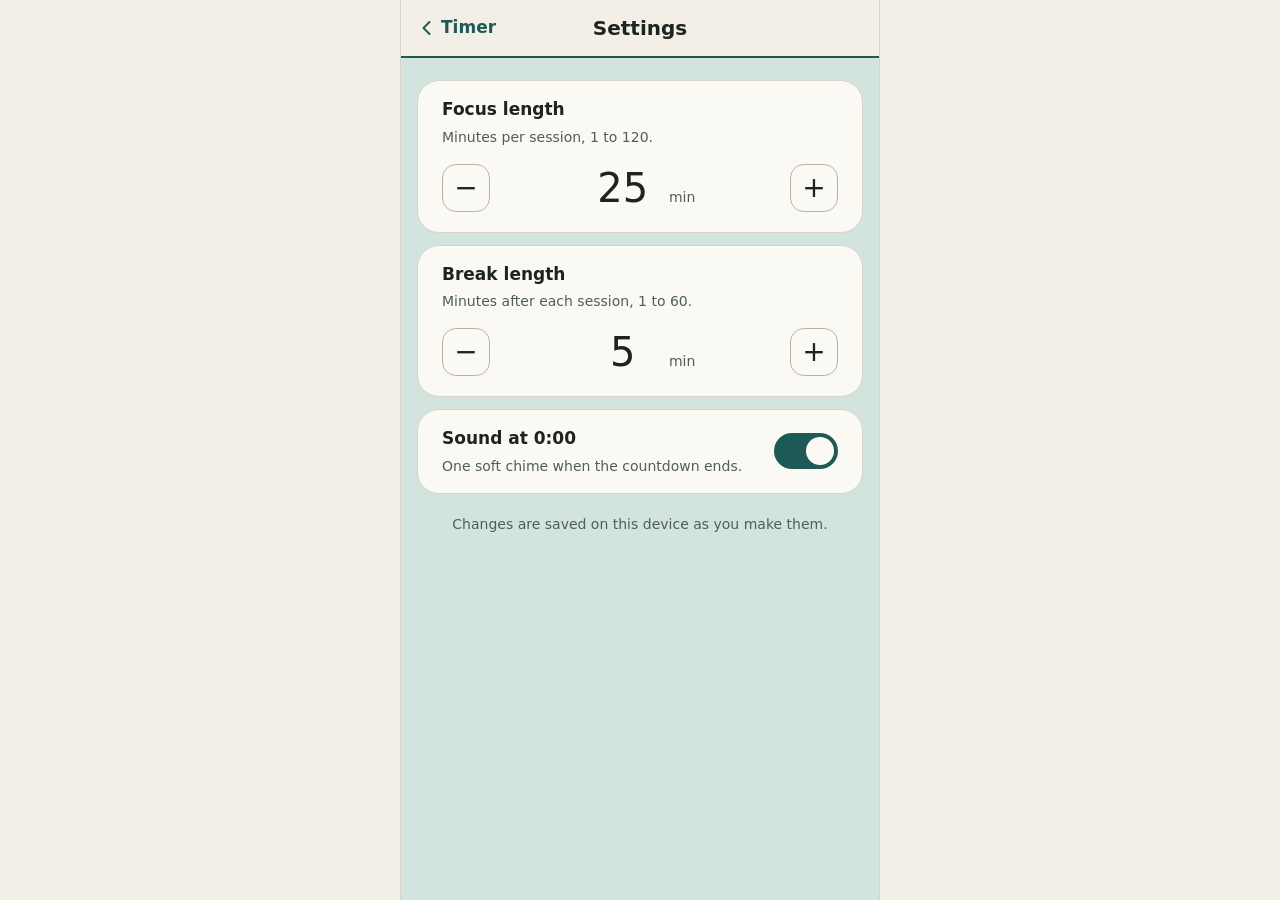
<file: tests/viz/fixtures/sample-company/design/mockups/settings.html>
<!doctype html>
<html lang="en">
<head>
<meta charset="utf-8">
<meta name="viewport" content="width=device-width, initial-scale=1, viewport-fit=cover">
<title>focus: settings</title>
<link rel="stylesheet" href="../tokens.css">
<style>
  *, *::before, *::after { box-sizing: border-box; }
  html, body { margin: 0; min-height: 100%; }
  body {
    background: var(--bg); color: var(--ink);
    font-family: var(--font-body); font-size: var(--text-md); line-height: var(--leading-body);
    -webkit-font-smoothing: antialiased;
  }
  :focus-visible { outline: var(--focus-width) solid var(--focus); outline-offset: var(--focus-offset); }

  .app {
    max-width: var(--content-max); min-height: 100dvh; margin: 0 auto;
    display: flex; flex-direction: column; background: var(--bg);
  }
  @media (min-width: 600px) { .app { border-left: 1px solid var(--line); border-right: 1px solid var(--line); } }

  /* Top bar (shared with timer.html) */
  .bar {
    height: var(--control-h); padding: 0 var(--space-4);
    display: grid; grid-template-columns: 1fr auto 1fr; align-items: center; flex: none;
  }
  .bar-title {
    margin: 0; font-family: var(--font-display); font-size: var(--text-lg); font-weight: var(--weight-semibold); color: var(--ink);
  }
  .bar-link {
    display: inline-flex; align-items: center; gap: var(--space-1); min-height: var(--tap-min); padding: 0 var(--space-3);
    margin-left: calc(-1 * var(--space-3)); border-radius: var(--radius-md); text-decoration: none; justify-self: start;
    font-weight: var(--weight-semibold); color: var(--accent);
    transition: background var(--dur-fast) var(--ease);
  }
  .bar-link:hover { background: var(--surface); }
  .bar-link svg { width: 20px; height: 20px; }

  /* Stage and tide (shared) */
  .stage { position: relative; flex: 1; overflow: hidden; display: flex; flex-direction: column; --level: 100%; }
  .tide {
    position: absolute; left: 0; right: 0; bottom: 0; height: var(--level);
    background: var(--tide); border-top: 2px solid var(--tide-edge);
  }
  .sheet {
    position: relative; display: grid; gap: var(--space-3);
    padding: var(--space-5) var(--space-4) calc(var(--space-6) + env(safe-area-inset-bottom));
  }

  /* Field */
  .field {
    background: var(--surface); border: 1px solid var(--line); border-radius: var(--radius-lg);
    padding: var(--space-4) var(--space-5); display: grid; gap: var(--space-3);
  }
  .field-row { grid-template-columns: 1fr auto; align-items: center; }
  .field-label { display: block; font-weight: var(--weight-semibold); color: var(--ink); }
  .field-help { margin: var(--space-1) 0 0; font-size: var(--text-sm); color: var(--ink-muted); }

  /* Stepper */
  .stepper { display: grid; grid-template-columns: var(--tap-min) 1fr var(--tap-min); align-items: center; height: var(--control-h); }
  .step {
    width: var(--tap-min); height: var(--tap-min); border-radius: var(--radius-md); cursor: pointer;
    background: var(--surface); border: 1px solid var(--line-strong); color: var(--ink);
    font-family: var(--font-body); font-size: var(--text-xl); line-height: 1; display: grid; place-items: center;
    transition: background var(--dur-fast) var(--ease);
  }
  .step:hover { background: var(--bg); }
  .step:disabled { color: var(--ink-disabled); border-color: var(--line); cursor: default; }
  .value { display: flex; align-items: baseline; justify-content: center; gap: var(--space-2); }
  .value input {
    width: 3ch; padding: 0; border: 0; background: transparent; color: var(--ink); text-align: center;
    font-family: var(--font-display); font-size: var(--text-2xl); font-weight: var(--weight-light);
    line-height: var(--leading-tight); font-variant-numeric: tabular-nums; -moz-appearance: textfield; appearance: textfield;
    border-radius: var(--radius-sm);
  }
  .value input::-webkit-outer-spin-button, .value input::-webkit-inner-spin-button { -webkit-appearance: none; margin: 0; }
  .unit { font-size: var(--text-sm); color: var(--ink-muted); }

  /* Switch */
  .switch {
    position: relative; width: var(--switch-w); height: var(--switch-h); border: 0; border-radius: var(--radius-pill);
    background: var(--line-strong); cursor: pointer; padding: 0; transition: background var(--dur-base) var(--ease);
  }
  .switch[aria-checked="true"] { background: var(--accent); }
  .switch:hover { background: var(--ink-muted); }
  .switch[aria-checked="true"]:hover { background: var(--accent-hover); }
  .switch .knob {
    position: absolute; top: 4px; left: 4px; width: calc(var(--switch-h) - 8px); height: calc(var(--switch-h) - 8px);
    border-radius: var(--radius-pill); background: var(--surface); transition: transform var(--dur-base) var(--ease);
  }
  .switch[aria-checked="true"] .knob { transform: translateX(calc(var(--switch-w) - var(--switch-h))); }
  .switch-cell { display: flex; align-items: center; min-height: var(--tap-min); }

  .note { margin: var(--space-2) 0 0; text-align: center; font-size: var(--text-sm); color: var(--ink-muted); }
</style>
</head>
<body>
<div class="app">
  <header class="bar">
    <a class="bar-link" href="timer.html">
      <svg viewBox="0 0 20 20" aria-hidden="true" focusable="false"><path d="M12.5 4l-6 6 6 6" fill="none" stroke="currentColor" stroke-width="2" stroke-linecap="round" stroke-linejoin="round"/></svg>
      Timer
    </a>
    <h1 class="bar-title">Settings</h1>
    <span aria-hidden="true"></span>
  </header>

  <main class="stage">
    <div class="tide" aria-hidden="true"></div>

    <form class="sheet" onsubmit="return false">
      <section class="field">
        <div>
          <label class="field-label" for="focus-minutes">Focus length</label>
          <p class="field-help" id="focus-help">Minutes per session, 1 to 120.</p>
        </div>
        <div class="stepper">
          <button class="step" type="button" aria-label="Decrease focus length by one minute">&minus;</button>
          <div class="value">
            <input id="focus-minutes" type="number" inputmode="numeric" min="1" max="120" step="1" value="25" aria-describedby="focus-help">
            <span class="unit" aria-hidden="true">min</span>
          </div>
          <button class="step" type="button" aria-label="Increase focus length by one minute">+</button>
        </div>
      </section>

      <section class="field">
        <div>
          <label class="field-label" for="break-minutes">Break length</label>
          <p class="field-help" id="break-help">Minutes after each session, 1 to 60.</p>
        </div>
        <div class="stepper">
          <button class="step" type="button" aria-label="Decrease break length by one minute">&minus;</button>
          <div class="value">
            <input id="break-minutes" type="number" inputmode="numeric" min="1" max="60" step="1" value="5" aria-describedby="break-help">
            <span class="unit" aria-hidden="true">min</span>
          </div>
          <button class="step" type="button" aria-label="Increase break length by one minute">+</button>
        </div>
      </section>

      <section class="field field-row">
        <div>
          <span class="field-label" id="sound-label">Sound at 0:00</span>
          <p class="field-help" id="sound-help">One soft chime when the countdown ends.</p>
        </div>
        <div class="switch-cell">
          <button class="switch" type="button" role="switch" aria-checked="true" aria-labelledby="sound-label" aria-describedby="sound-help">
            <span class="knob"></span>
          </button>
        </div>
      </section>

      <p class="note">Changes are saved on this device as you make them.</p>
    </form>
  </main>
</div>
</body>
</html>
</file>
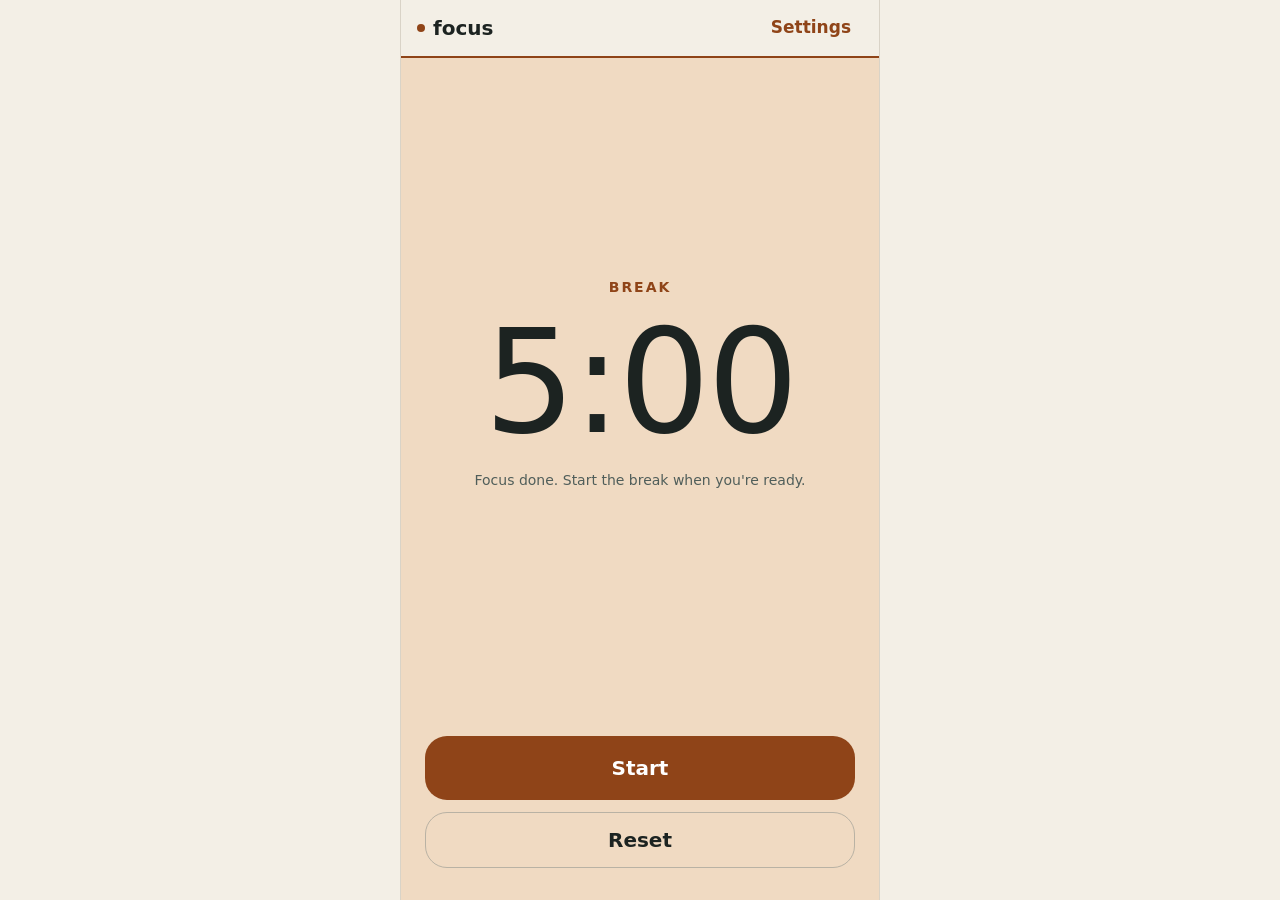
<file: tests/viz/fixtures/sample-company/design/mockups/timer-break.html>
<!doctype html>
<html lang="en">
<head>
<meta charset="utf-8">
<meta name="viewport" content="width=device-width, initial-scale=1, viewport-fit=cover">
<title>focus: break ready</title>
<link rel="stylesheet" href="../tokens.css">
<style>
  /* Variant of timer.html: the state at 0:00 after a focus session (Q-0001: wait for Start).
     Styles are identical to timer.html; only the data attributes and copy differ. */
  *, *::before, *::after { box-sizing: border-box; }
  html, body { margin: 0; min-height: 100%; }
  body {
    background: var(--bg); color: var(--ink);
    font-family: var(--font-body); font-size: var(--text-md); line-height: var(--leading-body);
    -webkit-font-smoothing: antialiased;
  }
  :focus-visible { outline: var(--focus-width) solid var(--focus); outline-offset: var(--focus-offset); }

  .app {
    max-width: var(--content-max); min-height: 100dvh; margin: 0 auto;
    display: flex; flex-direction: column; background: var(--bg);
  }
  @media (min-width: 600px) { .app { border-left: 1px solid var(--line); border-right: 1px solid var(--line); } }

  .bar {
    height: var(--control-h); padding: 0 var(--space-4);
    display: flex; align-items: center; justify-content: space-between; flex: none;
  }
  .wordmark {
    margin: 0; display: flex; align-items: center; gap: var(--space-2);
    font-family: var(--font-display); font-size: var(--text-lg); font-weight: var(--weight-bold); color: var(--ink);
  }
  .wordmark::before { content: ""; width: 8px; height: 8px; border-radius: var(--radius-pill); background: var(--accent); }
  .stage[data-phase="break"] ~ * .wordmark::before, .app:has(.stage[data-phase="break"]) .wordmark::before { background: var(--accent-break); }
  .bar-link {
    display: inline-flex; align-items: center; min-height: var(--tap-min); padding: 0 var(--space-3);
    border-radius: var(--radius-md); text-decoration: none;
    font-weight: var(--weight-semibold); color: var(--accent);
    transition: background var(--dur-fast) var(--ease);
  }
  .app:has(.stage[data-phase="break"]) .bar-link { color: var(--accent-break); }
  .bar-link:hover { background: var(--surface); }

  .stage { position: relative; flex: 1; overflow: hidden; display: flex; flex-direction: column; --level: 100%; }
  .tide {
    position: absolute; left: 0; right: 0; bottom: 0; height: var(--level);
    background: var(--tide); border-top: 2px solid var(--tide-edge);
    transition: height var(--tide-step);
  }
  .stage[data-phase="break"] .tide { background: var(--tide-break); border-top-color: var(--tide-break-edge); }

  .clock {
    position: relative; flex: 1; display: flex; flex-direction: column; align-items: center; justify-content: center;
    padding: 0 var(--space-5); text-align: center;
  }
  .phase {
    margin: 0 0 var(--space-3); font-size: var(--text-sm); font-weight: var(--weight-semibold);
    letter-spacing: var(--tracking-caps); text-transform: uppercase; color: var(--accent);
  }
  .stage[data-phase="break"] .phase { color: var(--accent-break); }
  .stage[data-state="paused"] .phase { color: var(--ink-muted); }
  .count {
    margin: 0; font-family: var(--font-display); font-size: var(--text-display); font-weight: var(--weight-light);
    line-height: var(--leading-tight); font-variant-numeric: tabular-nums; letter-spacing: -0.02em; color: var(--ink);
  }
  .stage[data-state="paused"] .count { color: var(--ink-muted); }
  .hint { margin: var(--space-4) 0 0; font-size: var(--text-sm); color: var(--ink-muted); min-height: 1.5em; }
  .stage[data-state="running"] .hint, .stage[data-state="paused"] .hint { visibility: hidden; }

  .controls {
    position: relative; display: grid; gap: var(--space-3);
    padding: var(--space-5) var(--space-5) calc(var(--space-6) + env(safe-area-inset-bottom));
  }
  .btn {
    width: 100%; border-radius: var(--radius-lg); font-family: var(--font-body);
    font-size: var(--text-lg); font-weight: var(--weight-semibold); cursor: pointer;
    transition: background var(--dur-fast) var(--ease), transform var(--dur-fast) var(--ease);
  }
  .btn:active { transform: scale(0.99); }
  .btn-primary { height: var(--primary-h); border: 0; background: var(--accent); color: var(--on-accent); }
  .btn-primary:hover { background: var(--accent-hover); }
  .stage[data-phase="break"] .btn-primary { background: var(--accent-break); color: var(--on-accent-break); }
  .stage[data-phase="break"] .btn-primary:hover { background: var(--accent-break-hover); }
  .btn-secondary { height: var(--control-h); background: transparent; border: 1.5px solid var(--line-strong); color: var(--ink); }
  .btn-secondary:hover { background: var(--surface); }
  .btn:disabled { cursor: default; transform: none; }
  .btn-secondary:disabled { color: var(--ink-disabled); border-color: var(--line); background: transparent; }
</style>
</head>
<body>
<div class="app">
  <header class="bar">
    <h1 class="wordmark">focus</h1>
    <a class="bar-link" href="settings.html">Settings</a>
  </header>

  <main class="stage" data-phase="break" data-state="idle" style="--level: 100%">
    <div class="tide" aria-hidden="true"></div>

    <section class="clock" aria-labelledby="phase">
      <p class="phase" id="phase" aria-live="polite">Break</p>
      <p class="count">5:00</p>
      <p class="hint">Focus done. Start the break when you're ready.</p>
    </section>

    <div class="controls">
      <button class="btn btn-primary" type="button">Start</button>
      <button class="btn btn-secondary" type="button">Reset</button>
    </div>
  </main>
</div>
</body>
</html>
</file>
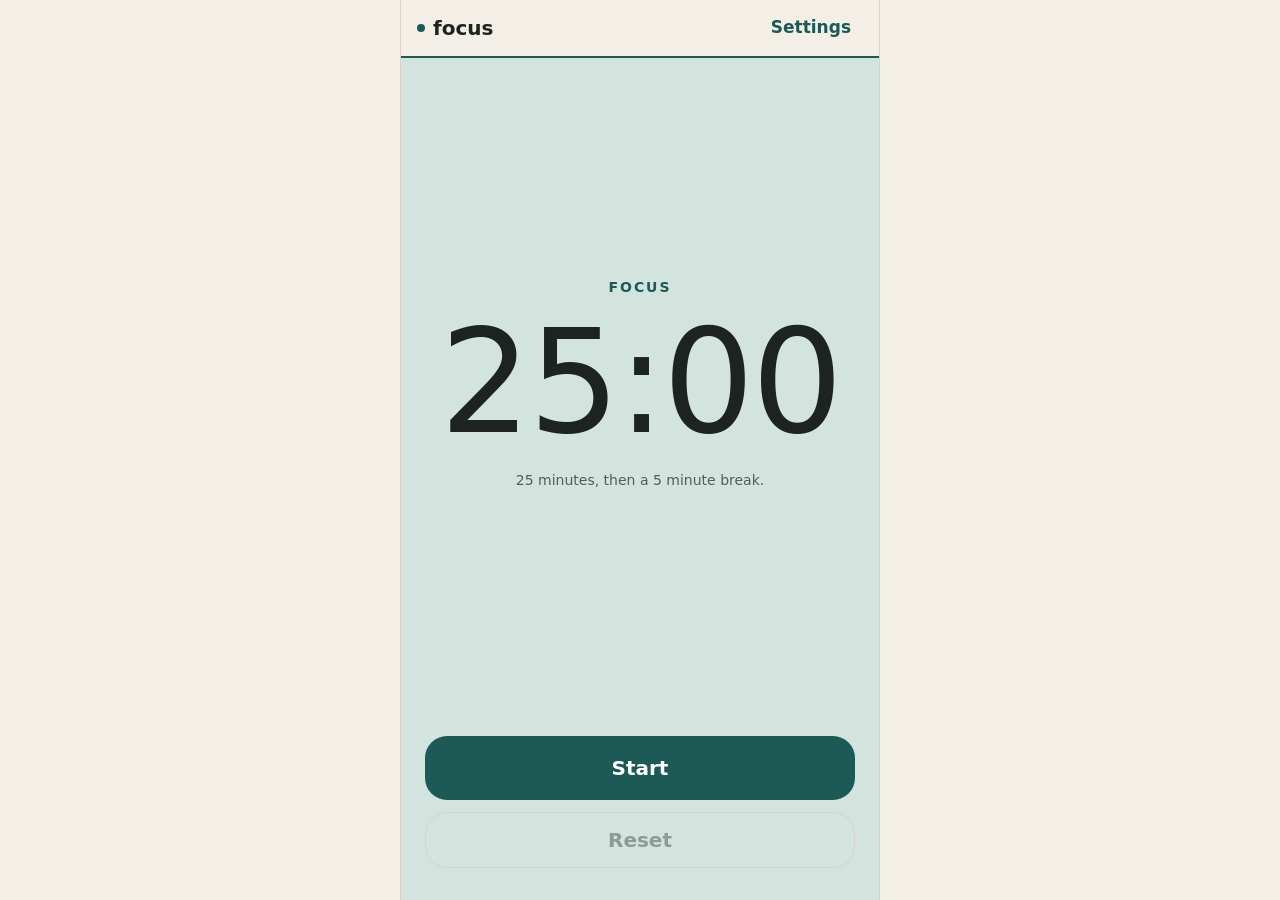
<file: tests/viz/fixtures/sample-company/design/mockups/timer.html>
<!doctype html>
<html lang="en">
<head>
<meta charset="utf-8">
<meta name="viewport" content="width=device-width, initial-scale=1, viewport-fit=cover">
<title>focus: 25:00, ready</title>
<link rel="stylesheet" href="../tokens.css">
<style>
  *, *::before, *::after { box-sizing: border-box; }
  html, body { margin: 0; min-height: 100%; }
  body {
    background: var(--bg); color: var(--ink);
    font-family: var(--font-body); font-size: var(--text-md); line-height: var(--leading-body);
    -webkit-font-smoothing: antialiased;
  }
  :focus-visible { outline: var(--focus-width) solid var(--focus); outline-offset: var(--focus-offset); }

  .app {
    max-width: var(--content-max); min-height: 100dvh; margin: 0 auto;
    display: flex; flex-direction: column; background: var(--bg);
  }
  @media (min-width: 600px) { .app { border-left: 1px solid var(--line); border-right: 1px solid var(--line); } }

  /* Top bar */
  .bar {
    height: var(--control-h); padding: 0 var(--space-4);
    display: flex; align-items: center; justify-content: space-between; flex: none;
  }
  .wordmark {
    margin: 0; display: flex; align-items: center; gap: var(--space-2);
    font-family: var(--font-display); font-size: var(--text-lg); font-weight: var(--weight-bold); color: var(--ink);
  }
  .wordmark::before { content: ""; width: 8px; height: 8px; border-radius: var(--radius-pill); background: var(--accent); }
  .bar-link {
    display: inline-flex; align-items: center; min-height: var(--tap-min); padding: 0 var(--space-3);
    border-radius: var(--radius-md); text-decoration: none;
    font-weight: var(--weight-semibold); color: var(--accent);
    transition: background var(--dur-fast) var(--ease);
  }
  .bar-link:hover { background: var(--surface); }

  /* Stage and tide */
  .stage { position: relative; flex: 1; overflow: hidden; display: flex; flex-direction: column; --level: 100%; }
  .tide {
    position: absolute; left: 0; right: 0; bottom: 0; height: var(--level);
    background: var(--tide); border-top: 2px solid var(--tide-edge);
    transition: height var(--tide-step);
  }
  .stage[data-phase="break"] .tide { background: var(--tide-break); border-top-color: var(--tide-break-edge); }

  .clock {
    position: relative; flex: 1; display: flex; flex-direction: column; align-items: center; justify-content: center;
    padding: 0 var(--space-5); text-align: center;
  }
  .phase {
    margin: 0 0 var(--space-3); font-size: var(--text-sm); font-weight: var(--weight-semibold);
    letter-spacing: var(--tracking-caps); text-transform: uppercase; color: var(--accent);
  }
  .stage[data-phase="break"] .phase { color: var(--accent-break); }
  .stage[data-state="paused"] .phase { color: var(--ink-muted); }
  .count {
    margin: 0; font-family: var(--font-display); font-size: var(--text-display); font-weight: var(--weight-light);
    line-height: var(--leading-tight); font-variant-numeric: tabular-nums; letter-spacing: -0.02em; color: var(--ink);
  }
  .stage[data-state="paused"] .count { color: var(--ink-muted); }
  .hint { margin: var(--space-4) 0 0; font-size: var(--text-sm); color: var(--ink-muted); min-height: 1.5em; }
  .stage[data-state="running"] .hint, .stage[data-state="paused"] .hint { visibility: hidden; }

  /* Controls */
  .controls {
    position: relative; display: grid; gap: var(--space-3);
    padding: var(--space-5) var(--space-5) calc(var(--space-6) + env(safe-area-inset-bottom));
  }
  .btn {
    width: 100%; border-radius: var(--radius-lg); font-family: var(--font-body);
    font-size: var(--text-lg); font-weight: var(--weight-semibold); cursor: pointer;
    transition: background var(--dur-fast) var(--ease), transform var(--dur-fast) var(--ease);
  }
  .btn:active { transform: scale(0.99); }
  .btn-primary { height: var(--primary-h); border: 0; background: var(--accent); color: var(--on-accent); }
  .btn-primary:hover { background: var(--accent-hover); }
  .stage[data-phase="break"] .btn-primary { background: var(--accent-break); color: var(--on-accent-break); }
  .stage[data-phase="break"] .btn-primary:hover { background: var(--accent-break-hover); }
  .btn-secondary { height: var(--control-h); background: transparent; border: 1.5px solid var(--line-strong); color: var(--ink); }
  .btn-secondary:hover { background: var(--surface); }
  .btn:disabled { cursor: default; transform: none; }
  .btn-secondary:disabled { color: var(--ink-disabled); border-color: var(--line); background: transparent; }
</style>
</head>
<body>
<div class="app">
  <header class="bar">
    <h1 class="wordmark">focus</h1>
    <a class="bar-link" href="settings.html">Settings</a>
  </header>

  <main class="stage" data-phase="focus" data-state="idle" style="--level: 100%">
    <div class="tide" aria-hidden="true"></div>

    <section class="clock" aria-labelledby="phase">
      <p class="phase" id="phase" aria-live="polite">Focus</p>
      <p class="count">25:00</p>
      <p class="hint">25 minutes, then a 5 minute break.</p>
    </section>

    <div class="controls">
      <button class="btn btn-primary" type="button">Start</button>
      <button class="btn btn-secondary" type="button" disabled>Reset</button>
    </div>
  </main>
</div>
</body>
</html>
</file>
<file: tests/viz/fixtures/sample-company/design/tokens.css>
/* focus: design tokens. Engineers use these names; nobody invents a colour.
   Light is the default; dark follows prefers-color-scheme. Every text/background
   pair used by the mockups was checked at or above 4.5:1 (see direction.md). */

:root {
  color-scheme: light dark;

  /* Type */
  --font-display: ui-rounded, "SF Pro Rounded", "Segoe UI Variable Display", "Segoe UI", system-ui, sans-serif;
  --font-body: system-ui, -apple-system, "Segoe UI Variable Text", "Segoe UI", Roboto, sans-serif;
  --text-xs: 0.75rem;    /* 12px  helper, units */
  --text-sm: 0.875rem;   /* 14px  secondary copy */
  --text-md: 1.0625rem;  /* 17px  body, field labels */
  --text-lg: 1.25rem;    /* 20px  buttons, bar title */
  --text-xl: 1.75rem;    /* 28px  section headings */
  --text-2xl: 2.5rem;    /* 40px  stepper values */
  --text-display: clamp(5.5rem, 30vw, 9rem); /* 88..144px  countdown */
  --weight-light: 300;
  --weight-regular: 400;
  --weight-semibold: 600;
  --weight-bold: 700;
  --leading-tight: 1;
  --leading-snug: 1.25;
  --leading-body: 1.5;
  --tracking-caps: 0.14em;

  /* Space (4px base) */
  --space-1: 0.25rem;  /* 4  */
  --space-2: 0.5rem;   /* 8  */
  --space-3: 0.75rem;  /* 12 */
  --space-4: 1rem;     /* 16 */
  --space-5: 1.5rem;   /* 24 */
  --space-6: 2rem;     /* 32 */
  --space-7: 3rem;     /* 48 */
  --space-8: 4rem;     /* 64 */

  /* Size */
  --tap-min: 48px;       /* smallest tappable control */
  --control-h: 56px;     /* secondary buttons, steppers, switch row */
  --primary-h: 64px;     /* Start / Pause */
  --switch-w: 64px;
  --switch-h: 36px;
  --content-max: 480px;  /* the app is one phone-width column, even on desktop */

  /* Radius */
  --radius-sm: 8px;
  --radius-md: 14px;
  --radius-lg: 22px;
  --radius-pill: 999px;

  /* Motion */
  --dur-fast: 120ms;
  --dur-base: 240ms;
  --dur-slow: 600ms;
  --ease: cubic-bezier(0.2, 0, 0, 1);
  --tide-step: 1000ms linear;   /* the tide moves once a second, in a straight line */

  /* Focus ring (keyboard) */
  --focus-width: 3px;
  --focus-offset: 3px;

  /* Colour, light */
  --bg: #F3EFE6;             /* warm paper */
  --surface: #FBF9F4;        /* cards, fields */
  --line: #D9D3C7;           /* hairlines */
  --line-strong: #B9B2A4;    /* secondary button borders */
  --ink: #1C2321;            /* primary text          13.9:1 on bg */
  --ink-muted: #505E5A;      /* secondary text         5.9:1 on bg */
  --ink-disabled: rgba(28, 35, 33, 0.38);

  --tide: #D3E4DF;           /* focus water */
  --tide-edge: #1D5A56;      /* water line */
  --tide-break: #F0DAC2;     /* break water */
  --tide-break-edge: #8F4418;

  --accent: #1D5A56;         /* focus: buttons, phase label   6.9:1 on bg */
  --accent-hover: #174A47;
  --on-accent: #FFFFFF;      /*                              7.9:1 on accent */
  --accent-break: #8F4418;   /* break: buttons, phase label   6.0:1 on bg */
  --accent-break-hover: #773812;
  --on-accent-break: #FFFFFF;

  --danger: #A32D2D;         /* invalid setting               6.7:1 on bg */
  --focus: #1C2321;          /* ring colour; sits on bg via the offset gap */
}

@media (prefers-color-scheme: dark) {
  :root {
    --bg: #121717;           /* charcoal with a green cast */
    --surface: #1A2121;
    --line: #2C3634;
    --line-strong: #4A5755;
    --ink: #ECE8DF;          /*                              14.8:1 on bg */
    --ink-muted: #A2ACA7;    /*                               7.8:1 on bg */
    --ink-disabled: rgba(236, 232, 223, 0.38);

    --tide: #1B3230;
    --tide-edge: #8ED2C8;
    --tide-break: #3A2816;
    --tide-break-edge: #ECA66A;

    --accent: #8ED2C8;       /*                              10.5:1 on bg */
    --accent-hover: #A5DDD5;
    --on-accent: #0F1A19;    /*                              10.3:1 on accent */
    --accent-break: #ECA66A; /*                               8.8:1 on bg */
    --accent-break-hover: #F2B985;
    --on-accent-break: #1A1208;

    --danger: #F08A8A;
    --focus: #ECE8DF;
  }
}

@media (prefers-reduced-motion: reduce) {
  :root {
    --dur-fast: 0ms;
    --dur-base: 0ms;
    --dur-slow: 0ms;
    --tide-step: 0ms;        /* the tide still moves, it just does not animate between steps */
  }
}
</file>
